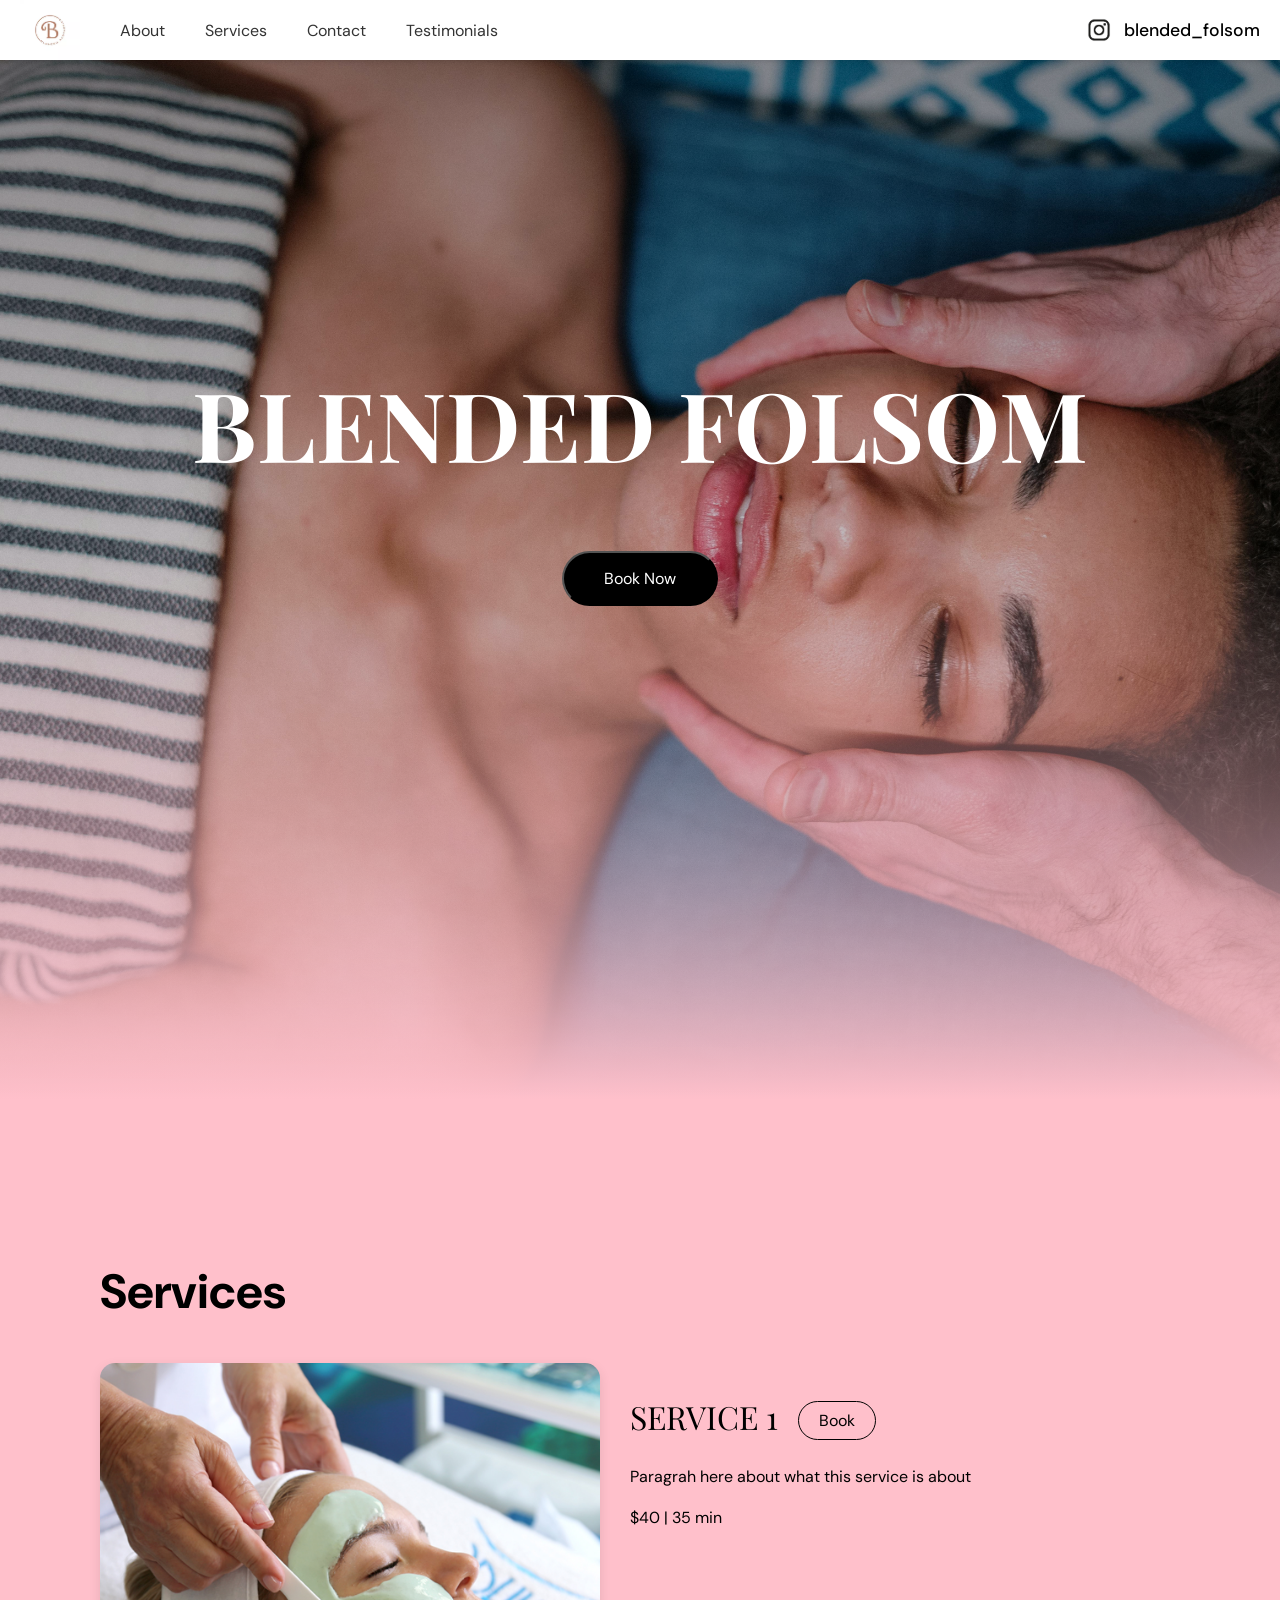
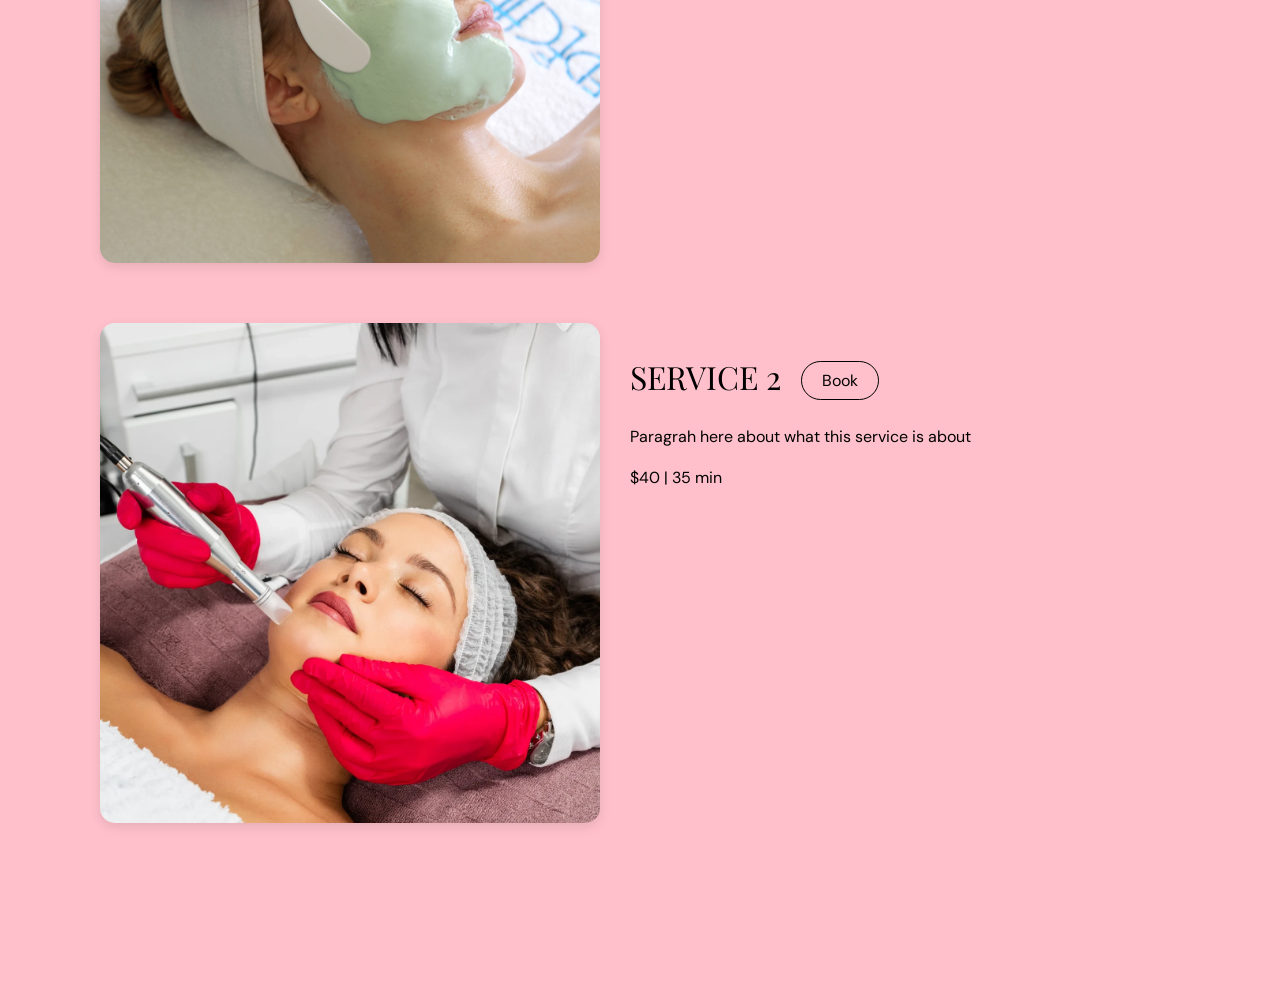
<file: index.html>
<!DOCTYPE html>
<html lang="en">

<head>
    <meta charset="UTF-8" />
    <meta name="viewport" content="width=device-width, initial-scale=1.0" />
    <title>My Simple Page</title>
    <link rel="stylesheet" href="style.css" />
    <link href="https://fonts.googleapis.com/css2?family=Playfair+Display:ital,wght@0,400..900;1,400..900&display=swap"
        rel="stylesheet">
    <link
        href="https://fonts.googleapis.com/css2?family=DM+Sans:ital,opsz,wght@0,9..40,100..1000;1,9..40,100..1000&display=swap"
        rel="stylesheet">

</head>


<body>
    <nav class="navbar">
        <div class="logo">
            <a href="index.html">
                <img src="images/blended logo.png" alt="Blended Logo">
            </a>
        </div>
        <ul class="nav-links">
            <li><a href="index.html"></a></li>
            <li> <a href="about.html">About</a></li>
            <li> <a href="#services">Services</a></li>
            <li> <a href="contact.html">Contact</a></li>
            <li> <a href="#">Testimonials</a></li>
        </ul>
        <div class="nav-right">
            <a href="https://www.instagram.com/blended_folsom/?hl=en" target="_blank" class="logo-link">
                <img src="images/ig logo.jpg" alt="Instagram Logo">
                <span class="logo-text">blended_folsom</span>
            </a>
        </div>
    </nav>

    <header class=" hero">
        <div class="overlay"></div>
        <div class="hero-content animate-fade-slide">
            <h1>BLENDED FOLSOM</h1>
            <button>Book Now</button>
        </div>
    </header>
    <div class="services">
        <section id="services" class="services">
            <h2>Services</h2>
            <div class="service-item">
                <img src="images/service-image1.jpg" class="service-img animate-fade-slide">
                <div class="service-text animate-fade-slide">
                    <div class="service-header">
                        <h3>SERVICE 1</h3>
                        <button class="service-btn">Book</button>
                    </div>
                    <p>Paragrah here about what this service is about</p>
                    <p> $40 | 35 min</p>
                </div>
            </div>

            <div class="service-item">
                <img src="images/service-image2.jpg" class="service-img animate-fade-slide">
                <div class="service-text animate-fade-slide">
                    <div class="service-header">
                        <h3>SERVICE 2</h3>
                        <button class="service-btn">Book</button>
                    </div>
                    <p>Paragrah here about what this service is about</p>
                    <p> $40 | 35 min</p>
                </div>
            </div>
        </section>
    </div>
    <script src="scroll-animation.js"></script>
</body>

</html>
</file>
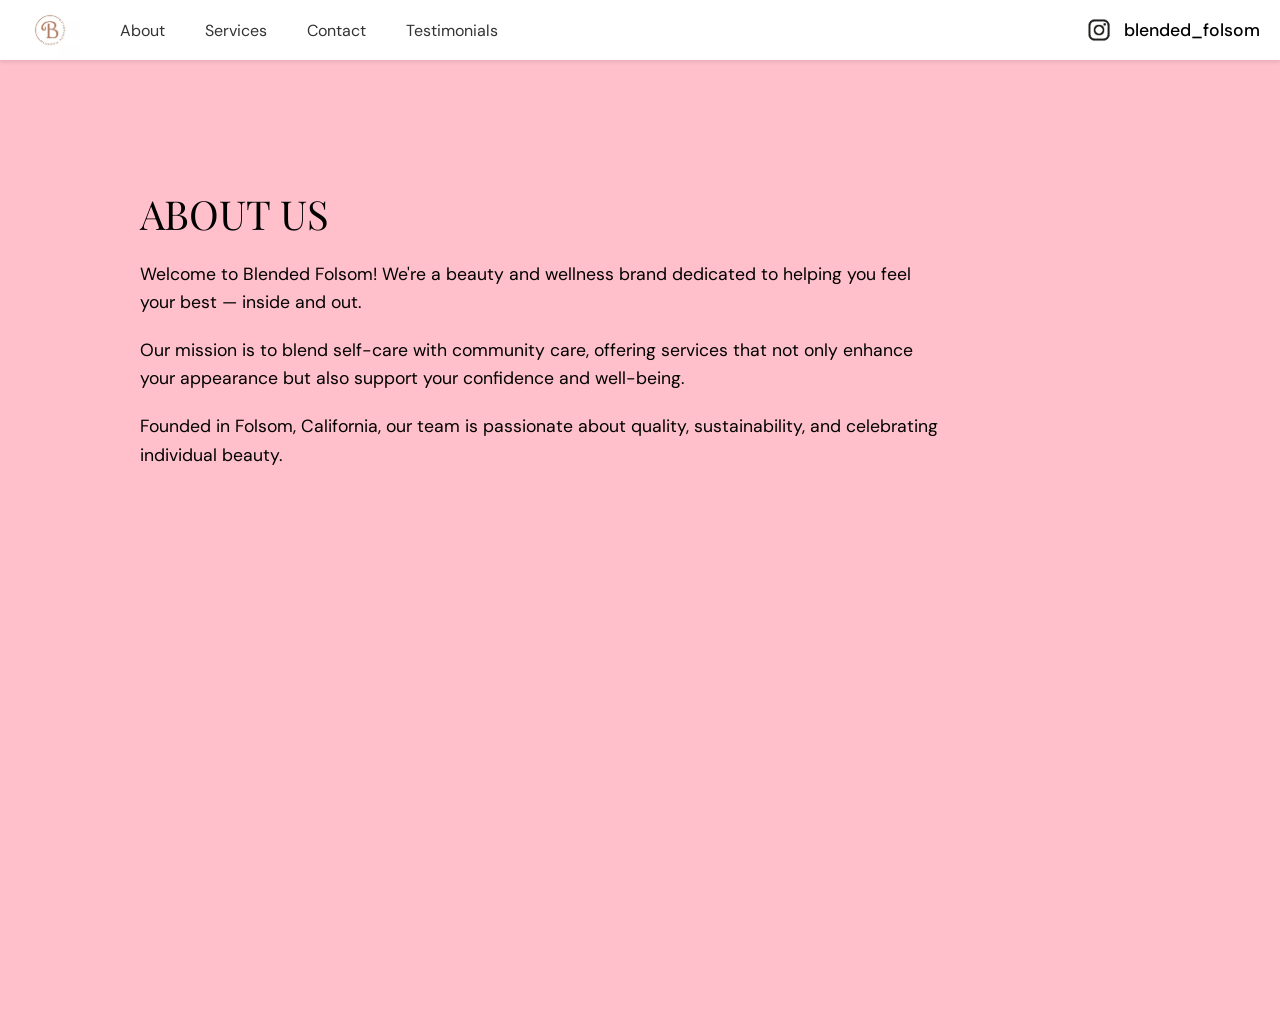
<file: about.html>
<!DOCTYPE html>
<html lang="en">

<head>
    <meta charset="UTF-8" />
    <meta name="viewport" content="width=device-width, initial-scale=1.0" />
    <title>About Us - Blended Folsom</title>
    <link rel="stylesheet" href="about.css" />
    <link rel="stylesheet" href="style.css" />
    <link href="https://fonts.googleapis.com/css2?family=Playfair+Display:ital,wght@0,400..900;1,400..900&display=swap"
        rel="stylesheet">
    <link
        href="https://fonts.googleapis.com/css2?family=DM+Sans:ital,opsz,wght@0,9..40,100..1000;1,9..40,100..1000&display=swap"
        rel="stylesheet">


</head>

<body>
    <nav class="navbar">
        <div class="logo">
            <a href="index.html">
                <img src="images/blended logo.png" alt="Blended Logo">
            </a>
        </div>
        <ul class="nav-links">
            <li><a href="index.html"></a></li>
            <li><a href="about.html">About</a></li>
            <li><a href="index.html#services">Services</a></li>
            <li><a href="contact.html">Contact</a></li>
            <li><a href="#">Testimonials</a></li>
        </ul>
        <div class="nav-right">
            <a href="https://www.instagram.com/blended_folsom/?hl=en" target="_blank" class="logo-link">
                <img src="images/ig logo.jpg" alt="Instagram Logo">
                <span class="logo-text">blended_folsom</span>
            </a>
        </div>
    </nav>

    <main class="about-section animate-fade-slide">
        <h1>ABOUT US</h1>
        <p>Welcome to Blended Folsom! We're a beauty and wellness brand dedicated to helping you feel your best — inside
            and out.</p>

        <p>Our mission is to blend self-care with community care, offering services that not only enhance your
            appearance but also support your confidence and well-being.</p>

        <p>Founded in Folsom, California, our team is passionate about quality, sustainability, and celebrating
            individual beauty.</p>
    </main>
</body>

</html>
</file>
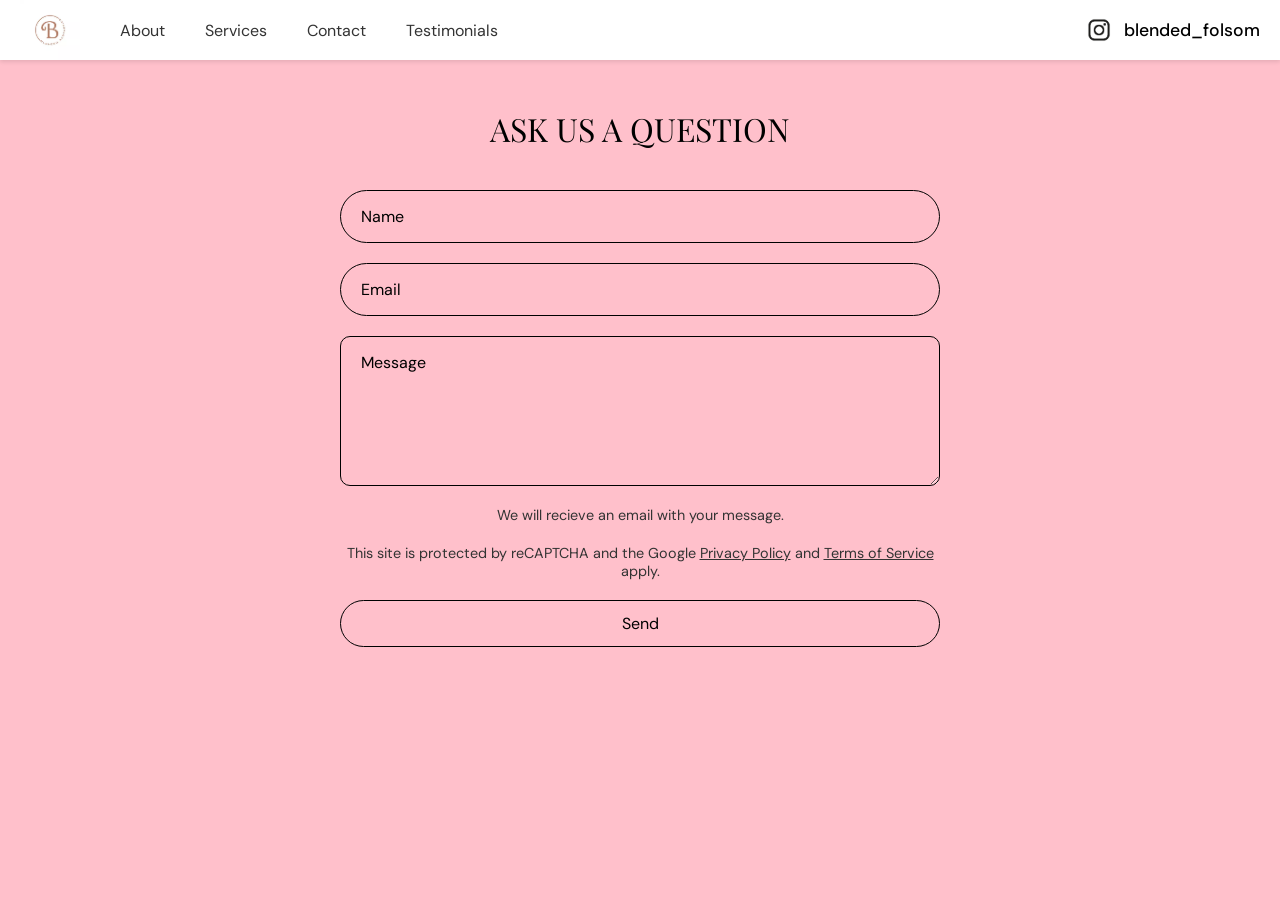
<file: contact.html>
<head>
    <meta charset="UTF-8" />
    <meta name="viewport" content="width=device-width, initial-scale=1.0" />
    <title>Contact Us- Blended Folsom</title>
    <link rel="stylesheet" href="contact.css" />
    <link rel="stylesheet" href="style.css" />
    <link href="https://fonts.googleapis.com/css2?family=Playfair+Display:ital,wght@0,400..900;1,400..900&display=swap"
        rel="stylesheet">
    <link
        href="https://fonts.googleapis.com/css2?family=DM+Sans:ital,opsz,wght@0,9..40,100..1000;1,9..40,100..1000&display=swap"
        rel="stylesheet">

</head>

<body>
    <nav class="navbar">
        <div class="logo">
            <a href="index.html">
                <img src="images/blended logo.png" alt="Blended Logo">
            </a>
        </div>
        <ul class="nav-links">
            <li><a href="index.html"></a></li>
            <li><a href="about.html">About</a></li>
            <li><a href="index.html#services">Services</a></li>
            <li><a href="contact.html">Contact</a></li>
            <li><a href="#">Testimonials</a></li>
        </ul>
        <div class="nav-right">
            <a href="https://www.instagram.com/blended_folsom/?hl=en" target="_blank" class="logo-link">
                <img src="images/ig logo.jpg" alt="Instagram Logo">
                <span class="logo-text">blended_folsom</span>
            </a>
        </div>
    </nav>

    <section class="contact-form">
        <h2>ASK US A QUESTION</h2>
        <form action="#" method="post">
            <input type="text" name="name" placeholder="Name" required>
            <input type="email" name="email" placeholder="Email" required>
            <textarea name="message" placeholder="Message" required></textarea>
            <p class="info-text">We will recieve an email with your message.</p>
            <p class="legal">This site is protected by reCAPTCHA and the Google <a href="#">Privacy Policy</a> and <a
                    href="#">Terms of Service</a> apply.</p>
            <button type="submit">Send</button>
        </form>
</body>
</section>
</file>
<file: style.css>
html,
body {
    font-family: Arial, sans-serif;
    background-color: #FFC0CB;
    margin: 0;
    padding: 0;
    width: 100%;
    height: 100%;
    scroll-behavior: smooth;
}


.navbar {
    display: flex;
    align-items: center;
    background-color: white;
    padding: 10px 20px;
    height: 40px;
    position: fixed;
    top: 0;
    left: 0;
    right: 0;
    z-index: 1000;
    box-shadow: 0 2px 4px rgba(0, 0, 0, 0.1);
    font-family: "DM Sans", sans-serif;
}

.nav-right {
    margin-left: auto;
    display: flex;
    align-items: center;
}

.nav-right img {
    width: 30px;
    height: 30px;
    object-fit: contain;
    display: block;
    cursor: pointer;
}

.logo-link {
    display: flex;
    align-items: center;
    gap: 10px;
    text-decoration: none;
    color: black;
    font-family: "DM Sans", sans-serif;
    font-size: 1.1rem;
}

.logo-link:hover {
    color: #FFC0CB;
}

.logo-text {
    font-weight: 500;
}

.logo {
    display: flex;
    align-items: center;
    gap: 10px;
}

.logo img {
    width: 60px;
    height: 60px;
    object-fit: cover;
    display: block;
}

.nav-links {
    list-style: none;
    display: flex;
    gap: 40px;
    margin: 0;
    padding: 0;
}

.nav-links li a {
    text-decoration: none;
    color: #333;
    font-size: 1rem;
    transition: color 0.2s ease;
}

.nav-links li a:hover {
    color: #FFC0CB;
}

.hero {
    position: relative;
    background-image: linear-gradient(to bottom, rgba(0, 0, 0, 0) 50%, #FFC0CB 100%),
        url('images/esthetician.jpg');
    background-size: cover;
    background-position: center;
    width: 100vw;
    height: 100vh;
    display: flex;
    justify-content: center;
    align-items: center;
    padding-bottom: 200px;
    font-size: 3rem;
    overflow: hidden;

}

.overlay {
    position: absolute;
    top: 0;
    left: 0;
    width: 100%;
    height: 100%;
    background-color: rgba(0, 0, 0, 0.4);
    z-index: 1;
    background: linear-gradient(to bottom, rgba(0, 0, 0, 0.4), rgba(0, 0, 0, 0));

}

.hero-content {
    position: relative;
    z-index: 2;
    display: flex;
    flex-direction: column;
    align-items: center;
    color: white;
    font-family: 'Playfair Display', serif;
    font-weight: lighter;
}

.hero button {
    padding: 15px 40px;
    font-size: 1rem;
    font-family: "DM Sans", sans-serif;
    background-color: black;
    color: white;
    border-radius: 40px;
}

.hero button:hover {
    background-color: #333;
}

header {
    background-color: #FFC0CB;
    color: black;
    text-align: center;
}

.services {
    padding: 60px 20px;
    background-color: #FFC0CB;
    /* matches your theme */
    text-align: left;
}

.services h2 {
    font-size: 3rem;
    margin-bottom: 40px;
    text-align: left;
    font-family: "DM Sans", sans-serif;
    margin-left: 60px;
    /* push heading a bit right from the edge */

}

.service-item {
    display: flex;
    justify-content: left;
    gap: 30px;
    margin-bottom: 60px;
    max-width: 1000px;
    margin-left: 60px;
    margin-right: auto;
    text-align: left;
}

.service-img {
    width: 500px;
    height: 500px;
    object-fit: cover;
    border-radius: 15px;
    box-shadow: 0 4px 12px rgba(0, 0, 0, 0.1);
    justify-content: left;
}

.service-text h3 {
    font-size: 1.5rem;
    margin-bottom: 10px;
    font-family: 'Playfair Display', serif;
    font-weight: lighter;
    font-size: 2rem;
}

.service-text p {
    font-size: 1rem;
    line-height: 1.6;
    font-family: "DM Sans", sans-serif;
}

.service-header {
    display: flex;
    align-items: center;
    gap: 20px;
    /* space between title and button */
    margin-bottom: 10px;
}

.service-btn {
    padding: 8px 20px;
    font-size: 1rem;
    background-color: #FFC0CB;
    color: black;
    border: solid black;
    border-radius: 20px;
    border-width: 1px;
    cursor: pointer;
    transition: background-color 0.3s ease;
    margin-top: 30px;
    font-family: "DM Sans", sans-serif;

}

.service-btn:hover {
    background-color: #333;
    color: white;
}

.carousel {
    position: relative;
    width: 100%;
    max-width: 400px;
    margin: 40px auto;
    overflow: hidden;
    border-radius: 10px;
    box-shadow: 0 4px 12px rgba(0, 0, 0, 0.1);
}

.carousel-track {
    display: flex;
    transition: transform 0.5s ease-in-out;
}

.carousel-image {
    width: 100%;
    flex-shrink: 0;
}

.carousel-button {
    position: absolute;
    top: 50%;
    transform: translateY(-50%);
    background-color: rgba(0, 0, 0, 0.5);
    color: white;
    border: none;
    font-size: 2rem;
    cursor: pointer;
    padding: 10px;
    border-radius: 50%;
    z-index: 1;
}

.prev {
    left: 10px;
}

.next {
    right: 10px;
}

@keyframes fadeSlideDown {
    0% {
        opacity: 0;
        transform: translateY(-30px);
    }

    100% {
        opacity: 1;
        transform: translateY(0);
    }
}

.animate-fade-slide {
    opacity: 0;
    /* hidden by default */
    transform: translateY(-30px);
    transition: opacity 0.5s, transform 0.5s;
}

.animate-fade-slide.visible {
    animation: fadeSlideDown 1s ease-out forwards;
}
</file>
<file: about.css>
.about-section {
    max-width: 800px;
    margin: 120px;
    padding: 0 20px;
    text-align: left;
    padding-top: 40px;
    font-family: "DM Sans", sans-serif;

}

.about-section h1 {
    font-family: 'Playfair Display', serif;
    font-weight: lighter;
    font-size: 2.5rem;
    margin-bottom: 20px;
}

.about-section p {
    font-size: 1.1rem;
    line-height: 1.6;
    margin-bottom: 20px;
}

@keyframes fadeSlideDown {
    0% {
        opacity: 0;
        transform: translateY(-30px);
    }

    100% {
        opacity: 1;
        transform: translateY(0);
    }
}

.animate-fade-slide {
    animation: fadeSlideDown 1s ease-out both;
}
</file>
<file: contact.css>
.contact-form {
    background-color: #FFC0CB;
    padding: 80px 20px;
    font-family: 'DM Sans', sans-serif;
    text-align: center;
}

.contact-form h2 {
    font-weight: lighter;
    font-family: 'Playfair Display', serif;
    font-size: 2rem;
    margin-bottom: 40px;
}

.contact-form form {
    max-width: 600px;
    margin: 0 auto;
    display: flex;
    flex-direction: column;
    gap: 20px;
}

.contact-form input,
.contact-form textarea {
    padding: 15px 20px;
    font-size: 1rem;
    border: 1px solid black;
    background-color: #FFC0CB;
    border-radius: 40px;
    outline: none;
    font-family: 'DM Sans', sans-serif;
}

.contact-form textarea {
    border-radius: 10px;
    min-height: 150px;
    resize: vertical;
}

.contact-form .info-text,
.contact-form .legal {
    font-size: 0.9rem;
    color: #333;
    margin: 0;
}

.contact-form .legal a {
    color: #333;
    text-decoration: underline;
}

.contact-form button {
    padding: 12px 30px;
    font-size: 1rem;
    font-family: 'DM Sans', sans-serif;
    background-color: #FFC0CB;
    border: 1px solid black;
    border-radius: 40px;
    cursor: pointer;
    transition: background-color 0.3s ease, color 0.3s ease;
}

.contact-form button:hover {
    background-color: black;
    color: white;
}

.contact-form input::placeholder,
.contact-form textarea::placeholder {
    color: black;
    opacity: 1;
}
</file>
